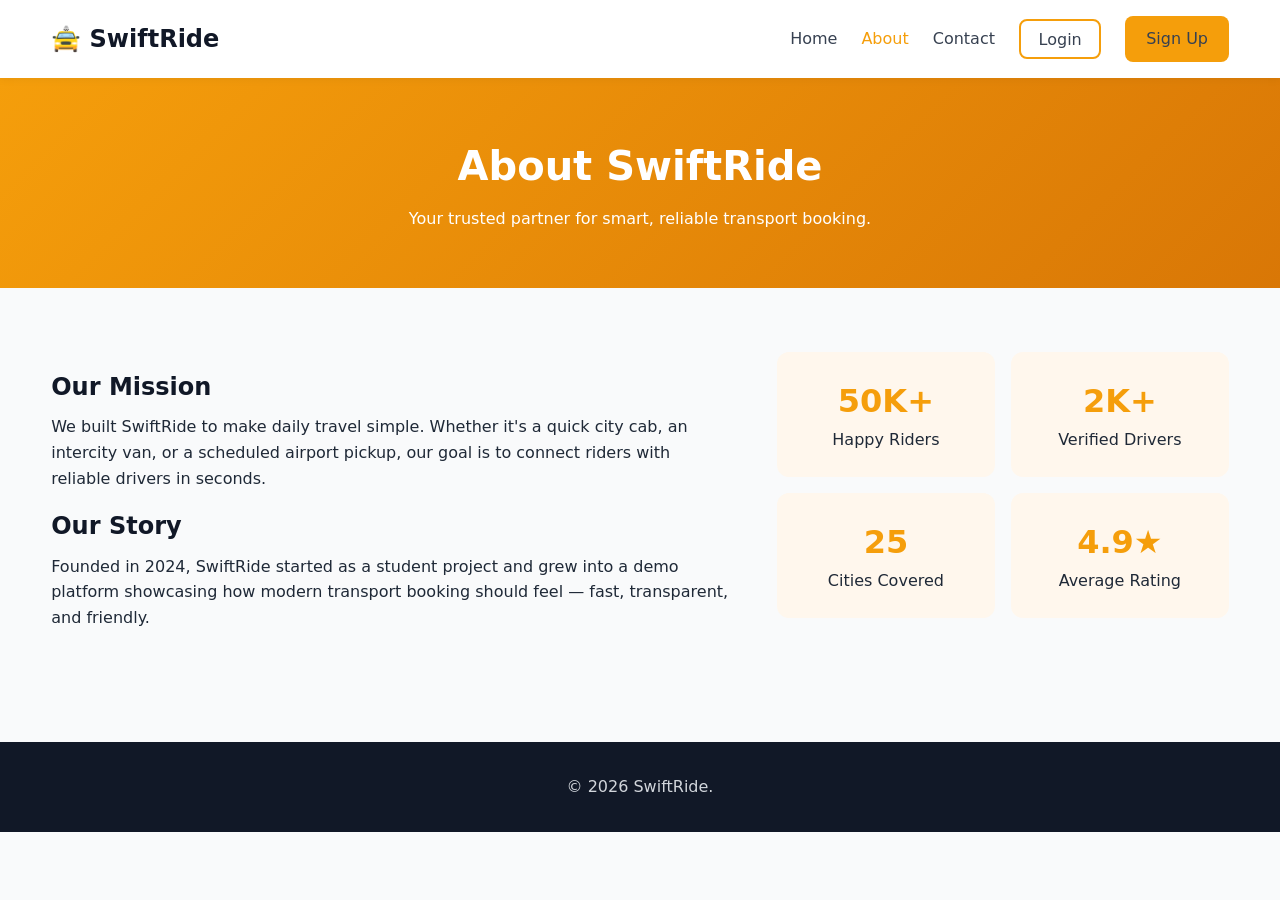
<file: pages/about.html>
<!DOCTYPE html>
<html lang="en">
<head>
<meta charset="UTF-8" />
<meta name="viewport" content="width=device-width, initial-scale=1.0" />
<title>About - SwiftRide</title>
<link rel="stylesheet" href="../style.css" />
</head>
<body>
<div id="loader"><div class="spinner"></div></div>

<header class="navbar">
  <div class="container nav-inner">
    <a href="../index.html" class="logo">🚖 SwiftRide</a>
    <nav>
      <ul class="nav-links" id="navLinks">
        <li><a href="../index.html">Home</a></li>
        <li><a href="about.html" class="active">About</a></li>
        <li><a href="contact.html">Contact</a></li>
        <li><a href="login.html" class="btn-outline">Login</a></li>
        <li><a href="signup.html" class="btn-primary">Sign Up</a></li>
      </ul>
      <button class="hamburger" id="hamburger">&#9776;</button>
    </nav>
  </div>
</header>

<section class="page-hero">
  <div class="container">
    <h1>About SwiftRide</h1>
    <p>Your trusted partner for smart, reliable transport booking.</p>
  </div>
</section>

<section class="about-section">
  <div class="container about-grid">
    <div>
      <h2>Our Mission</h2>
      <p>We built SwiftRide to make daily travel simple. Whether it's a quick city cab, an intercity van, or a scheduled airport pickup, our goal is to connect riders with reliable drivers in seconds.</p>
      <h2>Our Story</h2>
      <p>Founded in 2024, SwiftRide started as a student project and grew into a demo platform showcasing how modern transport booking should feel — fast, transparent, and friendly.</p>
    </div>
    <div class="stats">
      <div class="stat"><h3>50K+</h3><p>Happy Riders</p></div>
      <div class="stat"><h3>2K+</h3><p>Verified Drivers</p></div>
      <div class="stat"><h3>25</h3><p>Cities Covered</p></div>
      <div class="stat"><h3>4.9★</h3><p>Average Rating</p></div>
    </div>
  </div>
</section>

<footer class="footer"><div class="container"><p>&copy; 2026 SwiftRide.</p></div></footer>

<script src="../js/main.js"></script>
</body>
</html>
</file>
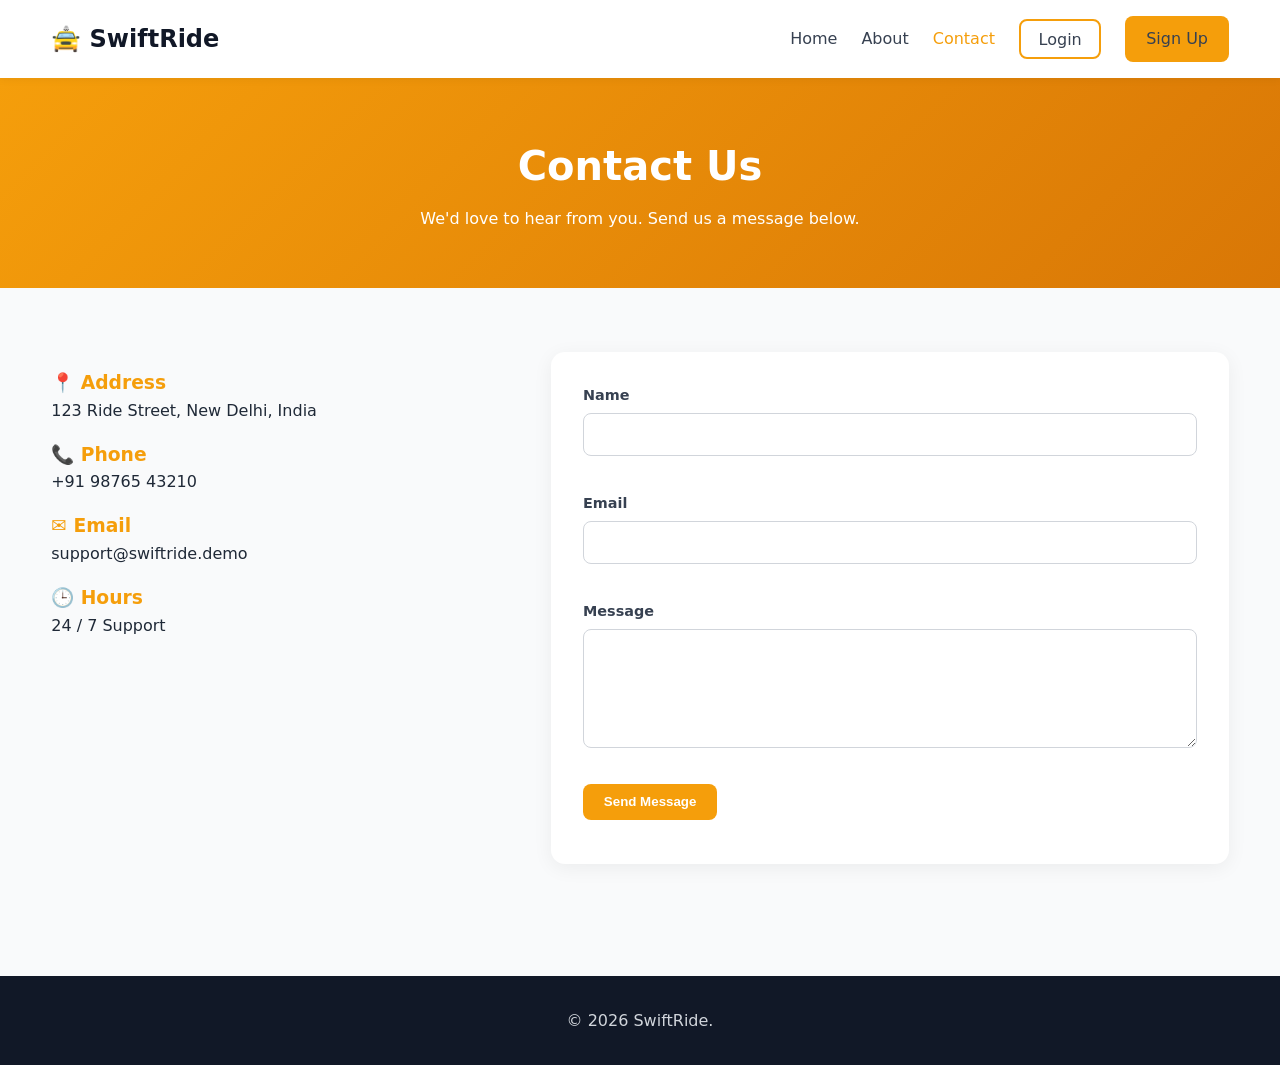
<file: pages/contact.html>
<!DOCTYPE html>
<html lang="en">
<head>
<meta charset="UTF-8" />
<meta name="viewport" content="width=device-width, initial-scale=1.0" />
<title>Contact - SwiftRide</title>
<link rel="stylesheet" href="../style.css" />
</head>
<body>
<div id="loader"><div class="spinner"></div></div>

<header class="navbar">
  <div class="container nav-inner">
    <a href="../index.html" class="logo">🚖 SwiftRide</a>
    <nav>
      <ul class="nav-links" id="navLinks">
        <li><a href="../index.html">Home</a></li>
        <li><a href="about.html">About</a></li>
        <li><a href="contact.html" class="active">Contact</a></li>
        <li><a href="login.html" class="btn-outline">Login</a></li>
        <li><a href="signup.html" class="btn-primary">Sign Up</a></li>
      </ul>
      <button class="hamburger" id="hamburger">&#9776;</button>
    </nav>
  </div>
</header>

<section class="page-hero">
  <div class="container">
    <h1>Contact Us</h1>
    <p>We'd love to hear from you. Send us a message below.</p>
  </div>
</section>

<section class="contact-section">
  <div class="container contact-grid">
    <div class="contact-info">
      <h3>📍 Address</h3><p>123 Ride Street, New Delhi, India</p>
      <h3>📞 Phone</h3><p>+91 98765 43210</p>
      <h3>✉️ Email</h3><p>support@swiftride.demo</p>
      <h3>🕒 Hours</h3><p>24 / 7 Support</p>
    </div>
    <form id="contactForm" class="contact-form" novalidate>
      <div class="field">
        <label>Name</label>
        <input type="text" id="cName" />
        <small class="error" data-for="cName"></small>
      </div>
      <div class="field">
        <label>Email</label>
        <input type="email" id="cEmail" />
        <small class="error" data-for="cEmail"></small>
      </div>
      <div class="field">
        <label>Message</label>
        <textarea id="cMessage" rows="5"></textarea>
        <small class="error" data-for="cMessage"></small>
      </div>
      <button type="submit" class="btn-primary">Send Message</button>
      <p id="contactSuccess" class="success"></p>
    </form>
  </div>
</section>

<footer class="footer"><div class="container"><p>&copy; 2026 SwiftRide.</p></div></footer>

<script src="../js/main.js"></script>
<script src="../js/contact.js"></script>
</body>
</html>
</file>
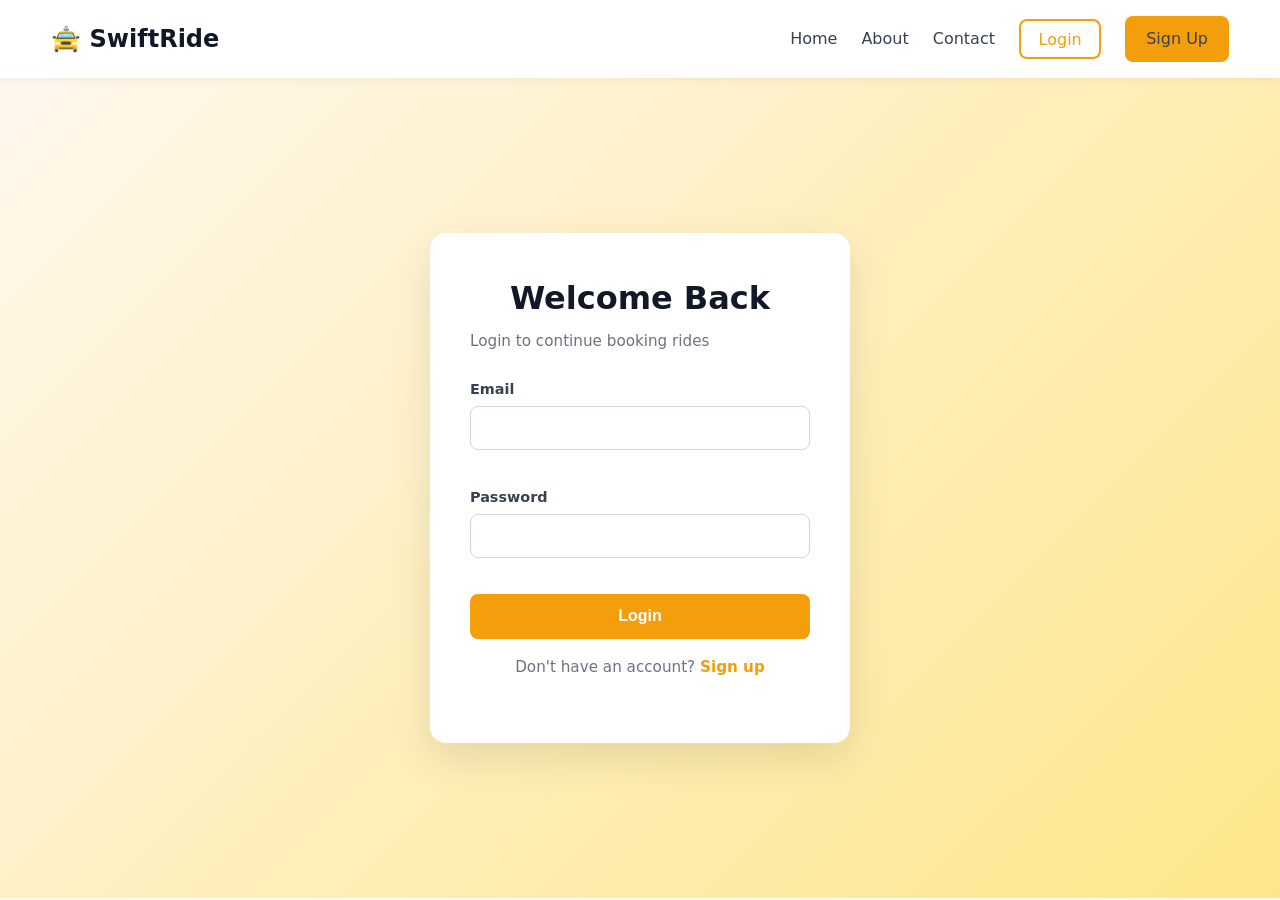
<file: pages/login.html>
<!DOCTYPE html>
<html lang="en">
<head>
<meta charset="UTF-8" />
<meta name="viewport" content="width=device-width, initial-scale=1.0" />
<title>Login - SwiftRide</title>
<link rel="stylesheet" href="../style.css" />
</head>
<body>
<div id="loader"><div class="spinner"></div></div>

<header class="navbar">
  <div class="container nav-inner">
    <a href="../index.html" class="logo">🚖 SwiftRide</a>
    <nav>
      <ul class="nav-links" id="navLinks">
        <li><a href="../index.html">Home</a></li>
        <li><a href="about.html">About</a></li>
        <li><a href="contact.html">Contact</a></li>
        <li><a href="login.html" class="btn-outline active">Login</a></li>
        <li><a href="signup.html" class="btn-primary">Sign Up</a></li>
      </ul>
      <button class="hamburger" id="hamburger">&#9776;</button>
    </nav>
  </div>
</header>

<section class="auth-section">
  <div class="auth-card">
    <h2>Welcome Back</h2>
    <p class="muted">Login to continue booking rides</p>
    <form id="loginForm" novalidate>
      <div class="field">
        <label>Email</label>
        <input type="email" id="loginEmail" />
        <small class="error" data-for="loginEmail"></small>
      </div>
      <div class="field">
        <label>Password</label>
        <input type="password" id="loginPassword" />
        <small class="error" data-for="loginPassword"></small>
      </div>
      <button class="btn-primary full" type="submit">Login</button>
      <p id="loginMsg" class="success"></p>
      <p class="muted center">Don't have an account? <a href="signup.html">Sign up</a></p>
    </form>
  </div>
</section>

<script src="../js/main.js"></script>
<script src="../js/auth.js"></script>
</body>
</html>
</file>
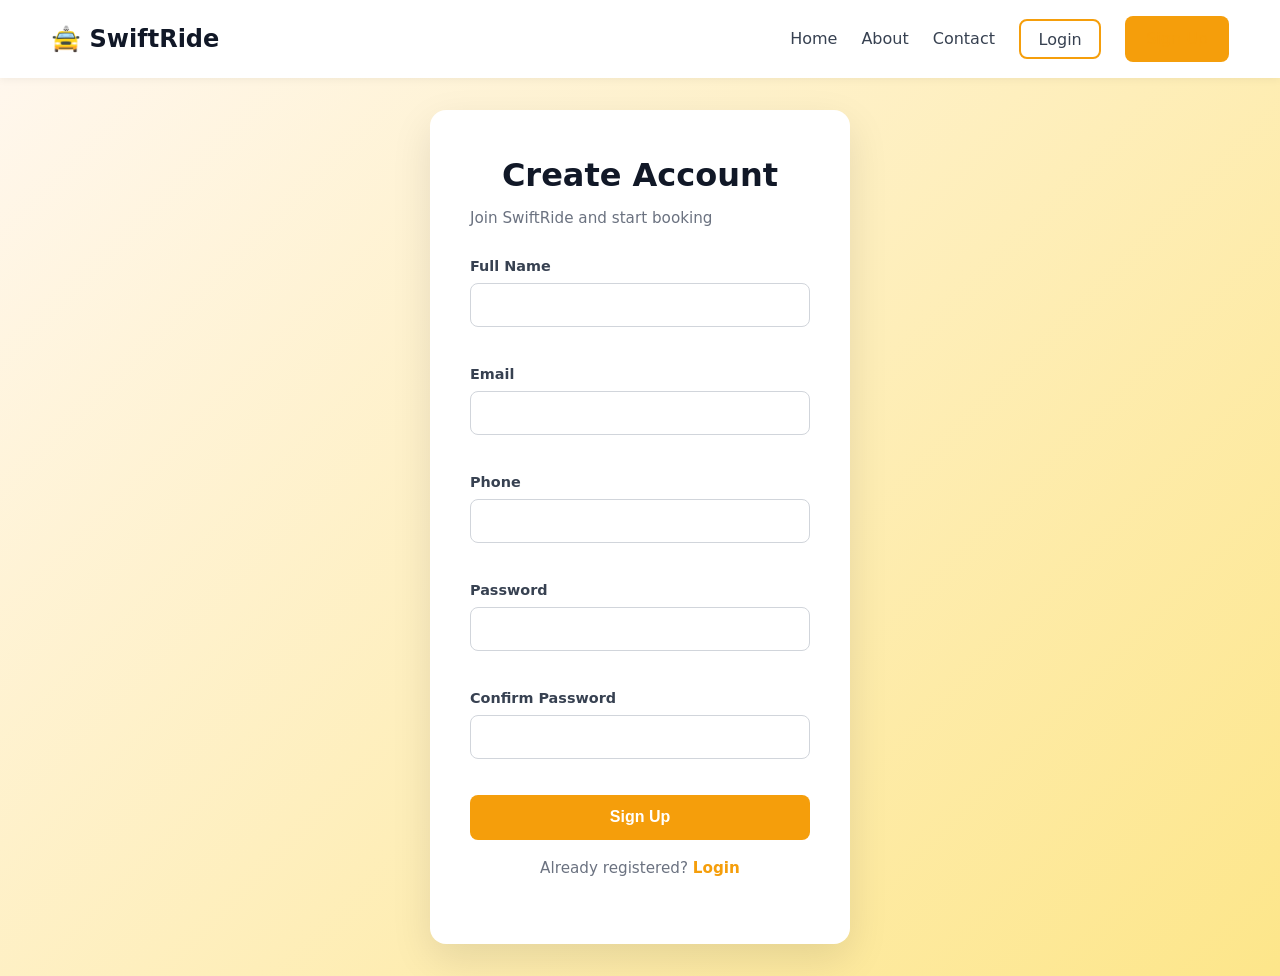
<file: pages/signup.html>
<!DOCTYPE html>
<html lang="en">
<head>
<meta charset="UTF-8" />
<meta name="viewport" content="width=device-width, initial-scale=1.0" />
<title>Sign Up - SwiftRide</title>
<link rel="stylesheet" href="../style.css" />
</head>
<body>
<div id="loader"><div class="spinner"></div></div>

<header class="navbar">
  <div class="container nav-inner">
    <a href="../index.html" class="logo">🚖 SwiftRide</a>
    <nav>
      <ul class="nav-links" id="navLinks">
        <li><a href="../index.html">Home</a></li>
        <li><a href="about.html">About</a></li>
        <li><a href="contact.html">Contact</a></li>
        <li><a href="login.html" class="btn-outline">Login</a></li>
        <li><a href="signup.html" class="btn-primary active">Sign Up</a></li>
      </ul>
      <button class="hamburger" id="hamburger">&#9776;</button>
    </nav>
  </div>
</header>

<section class="auth-section">
  <div class="auth-card">
    <h2>Create Account</h2>
    <p class="muted">Join SwiftRide and start booking</p>
    <form id="signupForm" novalidate>
      <div class="field">
        <label>Full Name</label>
        <input type="text" id="sName" />
        <small class="error" data-for="sName"></small>
      </div>
      <div class="field">
        <label>Email</label>
        <input type="email" id="sEmail" />
        <small class="error" data-for="sEmail"></small>
      </div>
      <div class="field">
        <label>Phone</label>
        <input type="tel" id="sPhone" />
        <small class="error" data-for="sPhone"></small>
      </div>
      <div class="field">
        <label>Password</label>
        <input type="password" id="sPassword" />
        <small class="error" data-for="sPassword"></small>
      </div>
      <div class="field">
        <label>Confirm Password</label>
        <input type="password" id="sConfirm" />
        <small class="error" data-for="sConfirm"></small>
      </div>
      <button class="btn-primary full" type="submit">Sign Up</button>
      <p id="signupMsg" class="success"></p>
      <p class="muted center">Already registered? <a href="login.html">Login</a></p>
    </form>
  </div>
</section>

<script src="../js/main.js"></script>
<script src="../js/auth.js"></script>
</body>
</html>
</file>
<file: style.css>
/* ---------- Reset ---------- */
*,*::before,*::after{box-sizing:border-box;margin:0;padding:0}
html{scroll-behavior:smooth}
body{font-family:'Segoe UI',system-ui,-apple-system,sans-serif;color:#1f2937;background:#f9fafb;line-height:1.6}
img{max-width:100%;display:block}
a{text-decoration:none;color:inherit}
ul{list-style:none}
.container{width:92%;max-width:1200px;margin:0 auto}

/* ---------- Loader ---------- */
#loader{position:fixed;inset:0;background:#fff;display:flex;align-items:center;justify-content:center;z-index:9999;transition:opacity .5s}
#loader.hide{opacity:0;pointer-events:none}
.spinner{width:60px;height:60px;border:6px solid #e5e7eb;border-top-color:#f59e0b;border-radius:50%;animation:spin 1s linear infinite}
@keyframes spin{to{transform:rotate(360deg)}}

/* ---------- Buttons ---------- */
.btn-primary{background:#f59e0b;color:#fff;padding:.65rem 1.3rem;border-radius:8px;border:none;font-weight:600;cursor:pointer;transition:.2s;display:inline-block}
.btn-primary:hover{background:#d97706;transform:translateY(-2px)}
.btn-primary.big{padding:1rem 2rem;font-size:1.1rem}
.btn-primary.full{width:100%;padding:.85rem;font-size:1rem}
.btn-outline{padding:.55rem 1.1rem;border:2px solid #f59e0b;border-radius:8px;color:#f59e0b;font-weight:600;transition:.2s}
.btn-outline:hover{background:#f59e0b;color:#fff}

/* ---------- Navbar ---------- */
.navbar{background:#fff;box-shadow:0 2px 8px rgba(0,0,0,.05);position:sticky;top:0;z-index:100}
.nav-inner{display:flex;align-items:center;justify-content:space-between;padding:1rem 0}
.logo{font-size:1.5rem;font-weight:700;color:#111827}
.nav-links{display:flex;gap:1.5rem;align-items:center}
.nav-links a{font-weight:500;color:#374151;transition:.2s}
.nav-links a:hover,.nav-links a.active{color:#f59e0b}
.hamburger{display:none;background:none;border:none;font-size:1.7rem;cursor:pointer}

/* ---------- Hero ---------- */
.hero{background:linear-gradient(135deg,#fff7ed 0%,#fde68a 100%);padding:4rem 0}
.hero-inner{display:grid;grid-template-columns:1fr 1fr;gap:3rem;align-items:center}
.hero-text h1{font-size:3rem;line-height:1.1;color:#111827;margin-bottom:1rem}
.hero-text h1 span{color:#f59e0b}
.hero-text p{font-size:1.15rem;color:#4b5563;margin-bottom:1.5rem}
.hero-img img{border-radius:16px;box-shadow:0 20px 40px rgba(0,0,0,.15);animation:float 4s ease-in-out infinite}
@keyframes float{0%,100%{transform:translateY(0)}50%{transform:translateY(-15px)}}

/* ---------- Sections ---------- */
section h2{font-size:2rem;text-align:center;margin-bottom:2rem;color:#111827}
.search-section{padding:4rem 0;background:#fff}
.search-form{background:#f9fafb;padding:2rem;border-radius:16px;display:grid;grid-template-columns:repeat(2,1fr) auto;gap:1rem;box-shadow:0 4px 20px rgba(0,0,0,.06);align-items:end}
.search-form button{grid-column:1/-1;justify-self:center}
.field{display:flex;flex-direction:column}
.field label{font-size:.9rem;font-weight:600;margin-bottom:.35rem;color:#374151}
.field input,.field textarea{padding:.7rem;border:1.5px solid #d1d5db;border-radius:8px;font-size:1rem;font-family:inherit;transition:.2s}
.field input:focus,.field textarea:focus{outline:none;border-color:#f59e0b;box-shadow:0 0 0 3px rgba(245,158,11,.15)}
.error{color:#dc2626;font-size:.8rem;margin-top:.25rem;min-height:1rem}
.success{color:#059669;margin-top:.75rem;font-weight:500;text-align:center}

/* ---------- Results ---------- */
.results{margin-top:2rem;display:grid;gap:1rem}
.result-card{background:#fff;border:1.5px solid #e5e7eb;padding:1.2rem;border-radius:12px;display:flex;justify-content:space-between;align-items:center;flex-wrap:wrap;gap:1rem;animation:slideIn .4s}
@keyframes slideIn{from{opacity:0;transform:translateY(10px)}to{opacity:1;transform:none}}
.result-card h4{color:#111827}
.result-card .price{color:#f59e0b;font-weight:700;font-size:1.2rem}

/* ---------- Vehicles ---------- */
.vehicles{padding:4rem 0;background:#f9fafb}
.vehicle-grid{display:grid;grid-template-columns:repeat(auto-fit,minmax(240px,1fr));gap:1.5rem}
.vehicle-card{background:#fff;border-radius:16px;padding:1.5rem;text-align:center;transition:.3s;box-shadow:0 2px 10px rgba(0,0,0,.05);cursor:pointer}
.vehicle-card:hover{transform:translateY(-6px);box-shadow:0 10px 25px rgba(0,0,0,.1)}
.vehicle-card .emoji{font-size:3.5rem;margin-bottom:.75rem}
.vehicle-card h3{margin-bottom:.5rem}
.vehicle-card .price{color:#f59e0b;font-weight:700;font-size:1.15rem;margin:.5rem 0}

/* ---------- Features ---------- */
.features{padding:4rem 0;background:#fff}
.feature-grid{display:grid;grid-template-columns:repeat(auto-fit,minmax(220px,1fr));gap:1.5rem}
.feature{text-align:center;padding:1.5rem;border-radius:12px;background:#f9fafb;transition:.3s}
.feature:hover{transform:translateY(-4px);background:#fff7ed}
.feature .icon{font-size:2.5rem;margin-bottom:.5rem}

/* ---------- Footer ---------- */
.footer{background:#111827;color:#d1d5db;padding:2rem 0;text-align:center;margin-top:3rem}

/* ---------- FLOATING BUTTONS & CHAT UI (New) ---------- */
.floating-buttons{position:fixed;bottom:20px;right:20px;z-index:200;display:flex;flex-direction:column;gap:12px;}
.float-btn{width:60px;height:60px;border-radius:50%;color:#fff;border:none;font-size:1.6rem;cursor:pointer;box-shadow:0 6px 20px rgba(0,0,0,0.2);transition:0.2s;display:flex;align-items:center;justify-content:center;}
.float-btn:hover{transform:scale(1.1);}
.chat-btn{background:#f59e0b;} /* Yellow for Chat */
.call-btn{background:#059669;} /* Green for Call */
.call-btn.listening{animation:pulse 1s infinite;background:#dc2626 !important;}

.chat-window{position:fixed;bottom:170px;right:20px;width:320px;max-height:450px;background:#fff;border-radius:14px;box-shadow:0 10px 30px rgba(0,0,0,0.2);display:none;flex-direction:column;overflow:hidden;z-index:200;}
.chat-window.open{display:flex;animation:slideIn .3s;}
.chat-header{background:#f59e0b;color:#fff;padding:.9rem 1rem;font-weight:600;display:flex;justify-content:space-between;align-items:center;}
.chat-header button{background:none;border:none;color:#fff;font-size:1.4rem;cursor:pointer;}
.chat-body{flex:1;padding:1rem;overflow-y:auto;max-height:300px;background:#f9fafb;}
.chat-msg{margin-bottom:.6rem;padding:.55rem .8rem;border-radius:10px;max-width:80%;font-size:.9rem;line-height:1.4;}
.chat-msg.bot{background:#e5e7eb;color:#111827;align-self:flex-start;border-bottom-left-radius:2px;}
.chat-msg.user{background:#f59e0b;color:#fff;margin-left:auto;border-bottom-right-radius:2px;}
.chat-input{display:flex;border-top:1px solid #e5e7eb;}
.chat-input input{flex:1;padding:.7rem;border:none;outline:none;font-size:.95rem;}
.chat-input button{background:#f59e0b;color:#fff;border:none;cursor:pointer;padding:0 1rem;}
.voice-btn{background:#f59e0b;color:#fff;border:none;padding:0 1rem;cursor:pointer;font-size:1.1rem;transition:.2s;}
.voice-btn:hover{background:#d97706;}
.voice-btn.listening{animation:pulse 1s infinite;background:#dc2626 !important;}
@keyframes pulse{0%{box-shadow:0 0 0 0 rgba(220,38,38,.7);}70%{box-shadow:0 0 0 10px rgba(220,38,38,0);}100%{box-shadow:0 0 0 0 rgba(220,38,38,0);}}

/* ---------- Auth pages ---------- */
.auth-section{min-height:calc(100vh - 80px);display:flex;align-items:center;justify-content:center;padding:2rem;background:linear-gradient(135deg,#fff7ed,#fde68a)}
.auth-card{background:#fff;padding:2.5rem;border-radius:16px;box-shadow:0 15px 40px rgba(0,0,0,.1);width:100%;max-width:420px}
.auth-card h2{margin-bottom:.3rem;color:#111827}
.auth-card .muted{color:#6b7280;margin-bottom:1.5rem;font-size:.95rem}
.auth-card .field{margin-bottom:1rem}
.auth-card .center{text-align:center;margin-top:1rem}
.auth-card a{color:#f59e0b;font-weight:600}

/* ---------- Page hero ---------- */
.page-hero{background:linear-gradient(135deg,#f59e0b,#d97706);color:#fff;padding:3.5rem 0;text-align:center}
.page-hero h1{font-size:2.5rem;margin-bottom:.5rem}

/* ---------- About ---------- */
.about-section{padding:4rem 0}
.about-grid{display:grid;grid-template-columns:1.5fr 1fr;gap:3rem;align-items:start}
.about-grid h2{text-align:left;margin:1rem 0 .5rem;font-size:1.5rem}
.stats{display:grid;grid-template-columns:1fr 1fr;gap:1rem}
.stat{background:#fff7ed;padding:1.5rem;border-radius:12px;text-align:center}
.stat h3{font-size:2rem;color:#f59e0b}

/* ---------- Contact ---------- */
.contact-section{padding:4rem 0}
.contact-grid{display:grid;grid-template-columns:1fr 1.5fr;gap:3rem}
.contact-info h3{margin-top:1rem;color:#f59e0b}
.contact-form{background:#fff;padding:2rem;border-radius:14px;box-shadow:0 4px 20px rgba(0,0,0,.06)}
.contact-form .field{margin-bottom:1rem}

/* ---------- Responsive ---------- */
@media(max-width:900px){
  .hero-inner,.about-grid,.contact-grid{grid-template-columns:1fr}
  .hero-text h1{font-size:2.2rem}
  .search-form{grid-template-columns:1fr 1fr}
}
@media(max-width:640px){
  .hamburger{display:block}
  .nav-links{position:absolute;top:64px;right:0;background:#fff;flex-direction:column;width:220px;padding:1rem;box-shadow:-4px 4px 20px rgba(0,0,0,.08);display:none;border-radius:0 0 0 12px}
  .nav-links.open{display:flex}
  .search-form{grid-template-columns:1fr}
  .hero-text h1{font-size:1.9rem}
  .chat-window{width:290px}
}
</file>
